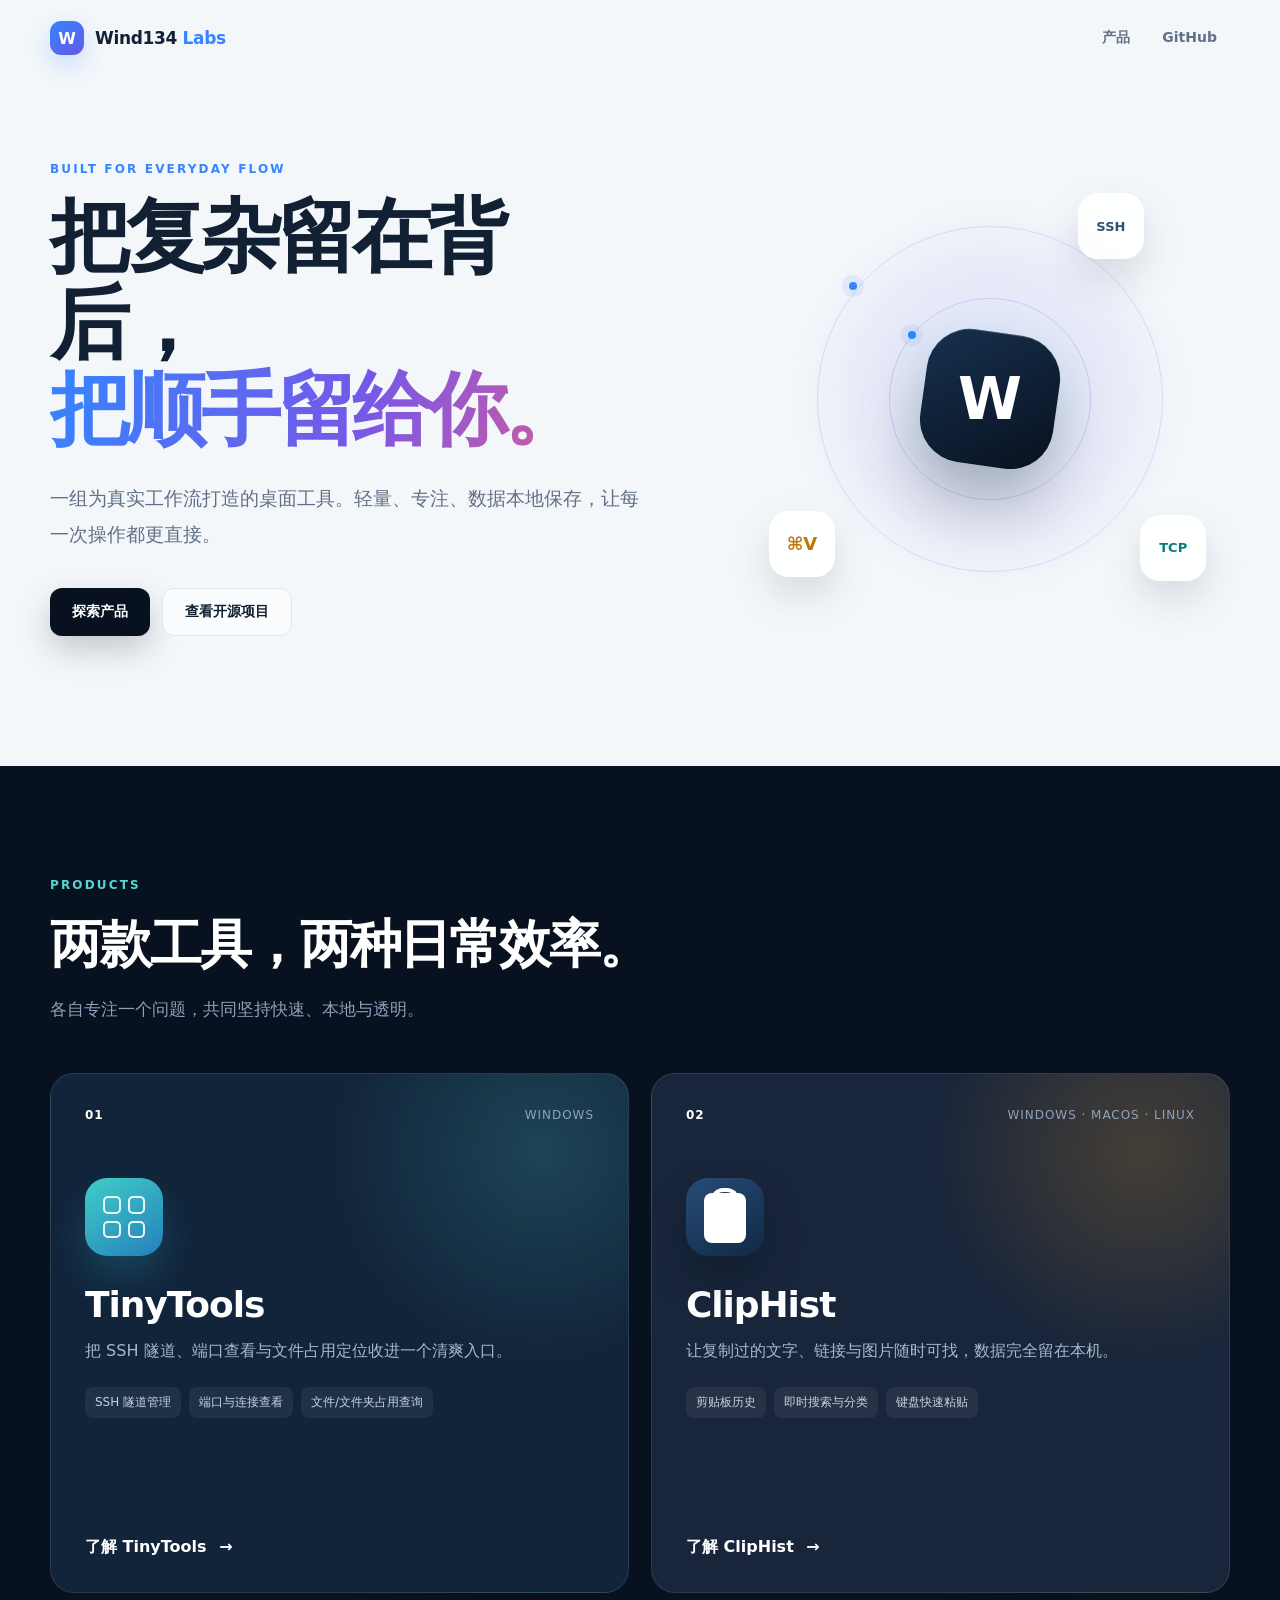
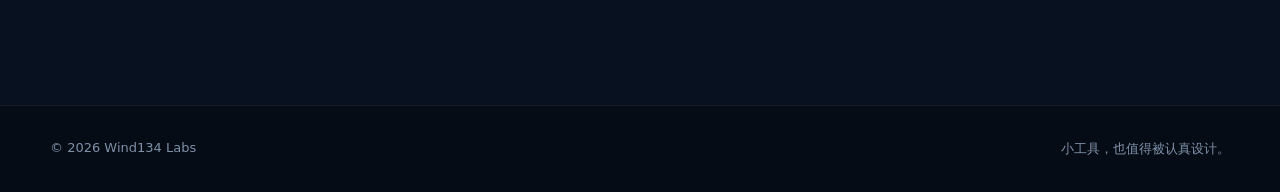
<file: index.html>
<!doctype html>
<html lang="zh-CN">
<head>
  <meta charset="utf-8">
  <meta name="viewport" content="width=device-width, initial-scale=1">
  <title>Wind134 Labs — 简洁、可靠的桌面工具</title>
  <meta name="description" content="Wind134 Labs 产品展示站：探索 TinyTools 与 ClipHist，让常用的系统操作更轻、更快、更可靠。">
  <meta name="theme-color" content="#07111f">
  <meta property="og:title" content="Wind134 Labs — 简洁、可靠的桌面工具">
  <meta property="og:description" content="为真实工作流打造的小而专注的桌面工具。">
  <meta property="og:type" content="website">
  <meta property="og:url" content="https://wind134.github.io/site/">
  <meta property="og:image" content="https://wind134.github.io/site/assets/og-products.png">
  <meta property="og:image:width" content="1200">
  <meta property="og:image:height" content="630">
  <meta property="og:image:alt" content="Wind134 Labs — 把顺手留给你">
  <meta name="twitter:card" content="summary_large_image">
  <meta name="twitter:title" content="Wind134 Labs — 简洁、可靠的桌面工具">
  <meta name="twitter:description" content="为真实工作流打造的小而专注的桌面工具。">
  <meta name="twitter:image" content="https://wind134.github.io/site/assets/og-products.png">
  <link rel="icon" href="./assets/tinytools.ico">
  <link rel="stylesheet" href="./assets/site.css">
</head>
<body>
  <header class="site-header">
    <a class="wordmark" href="./" aria-label="Wind134 Labs 首页">
      <span class="wordmark-mark">W</span>
      <span>Wind134 <b>Labs</b></span>
    </a>
    <nav aria-label="主导航">
      <a href="#products">产品</a>
      <a href="https://github.com/Wind134" target="_blank" rel="noopener">GitHub</a>
    </nav>
  </header>

  <main>
    <section class="home-hero">
      <div class="hero-copy">
        <p class="kicker">BUILT FOR EVERYDAY FLOW</p>
        <h1>把复杂留在背后，<br><span>把顺手留给你。</span></h1>
        <p class="hero-lead">一组为真实工作流打造的桌面工具。轻量、专注、数据本地保存，让每一次操作都更直接。</p>
        <div class="hero-actions">
          <a class="button primary" href="#products">探索产品</a>
          <a class="button secondary" href="https://github.com/Wind134" target="_blank" rel="noopener">查看开源项目</a>
        </div>
      </div>
      <div class="hero-orbit" aria-hidden="true">
        <div class="orbit-ring ring-one"></div>
        <div class="orbit-ring ring-two"></div>
        <div class="orbit-core"><span>W</span></div>
        <div class="orbit-node node-one">SSH</div>
        <div class="orbit-node node-two">TCP</div>
        <div class="orbit-node node-three">⌘V</div>
      </div>
    </section>

    <section class="product-section" id="products">
      <div class="section-heading">
        <p class="kicker">PRODUCTS</p>
        <h2>两款工具，两种日常效率。</h2>
        <p>各自专注一个问题，共同坚持快速、本地与透明。</p>
      </div>
      <div class="product-grid">
        <a class="product-card tinytools" href="./tinytools/">
          <div class="product-topline"><span class="product-index">01</span><span class="platform">Windows</span></div>
          <div class="product-icon tool-icon"><span></span><span></span><span></span><span></span></div>
          <h3>TinyTools</h3>
          <p>把 SSH 隧道、端口查看与文件占用定位收进一个清爽入口。</p>
          <ul><li>SSH 隧道管理</li><li>端口与连接查看</li><li>文件/文件夹占用查询</li></ul>
          <span class="card-link">了解 TinyTools <i>→</i></span>
        </a>

        <a class="product-card cliphist" href="./cliphist/">
          <div class="product-topline"><span class="product-index">02</span><span class="platform">Windows · macOS · Linux</span></div>
          <div class="product-icon clip-icon"><span></span></div>
          <h3>ClipHist</h3>
          <p>让复制过的文字、链接与图片随时可找，数据完全留在本机。</p>
          <ul><li>剪贴板历史</li><li>即时搜索与分类</li><li>键盘快速粘贴</li></ul>
          <span class="card-link">了解 ClipHist <i>→</i></span>
        </a>
      </div>
    </section>
  </main>

  <footer class="site-footer">
    <span>© 2026 Wind134 Labs</span>
    <span>小工具，也值得被认真设计。</span>
  </footer>
</body>
</html>
</file>
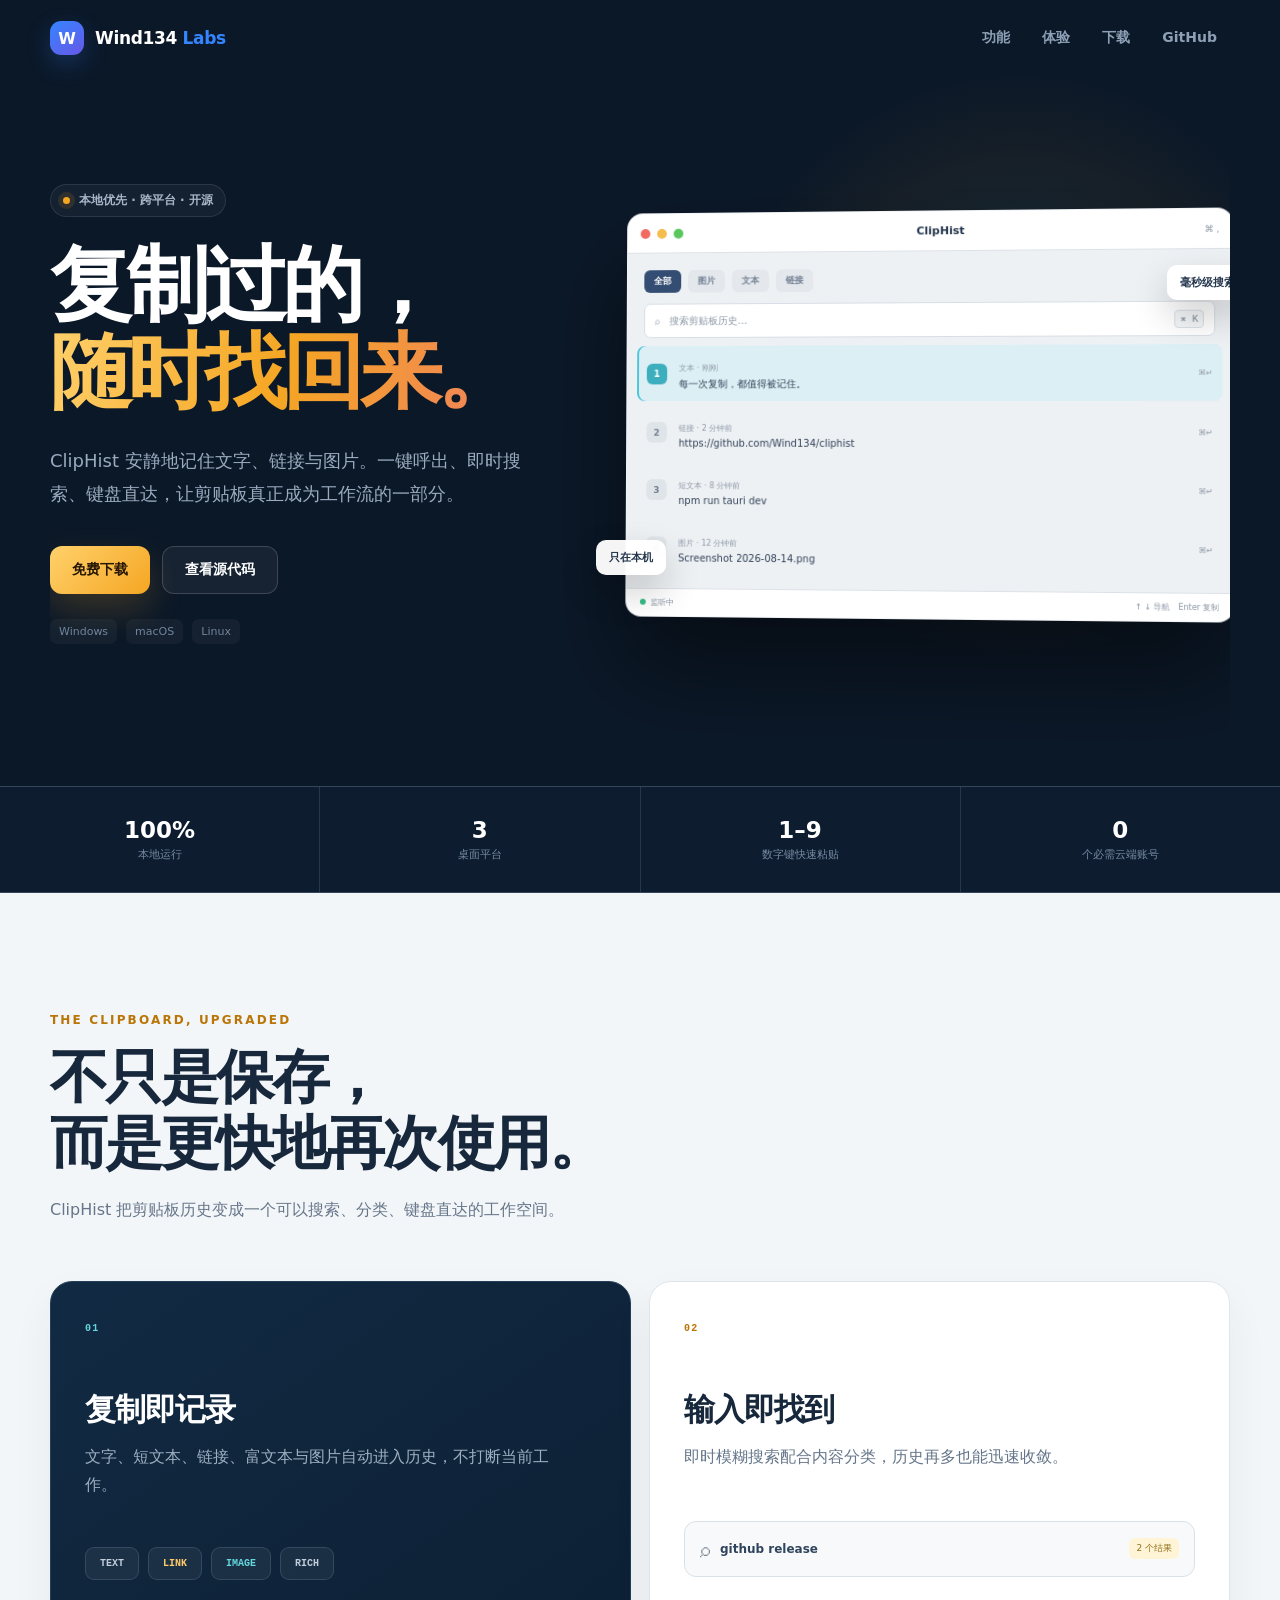
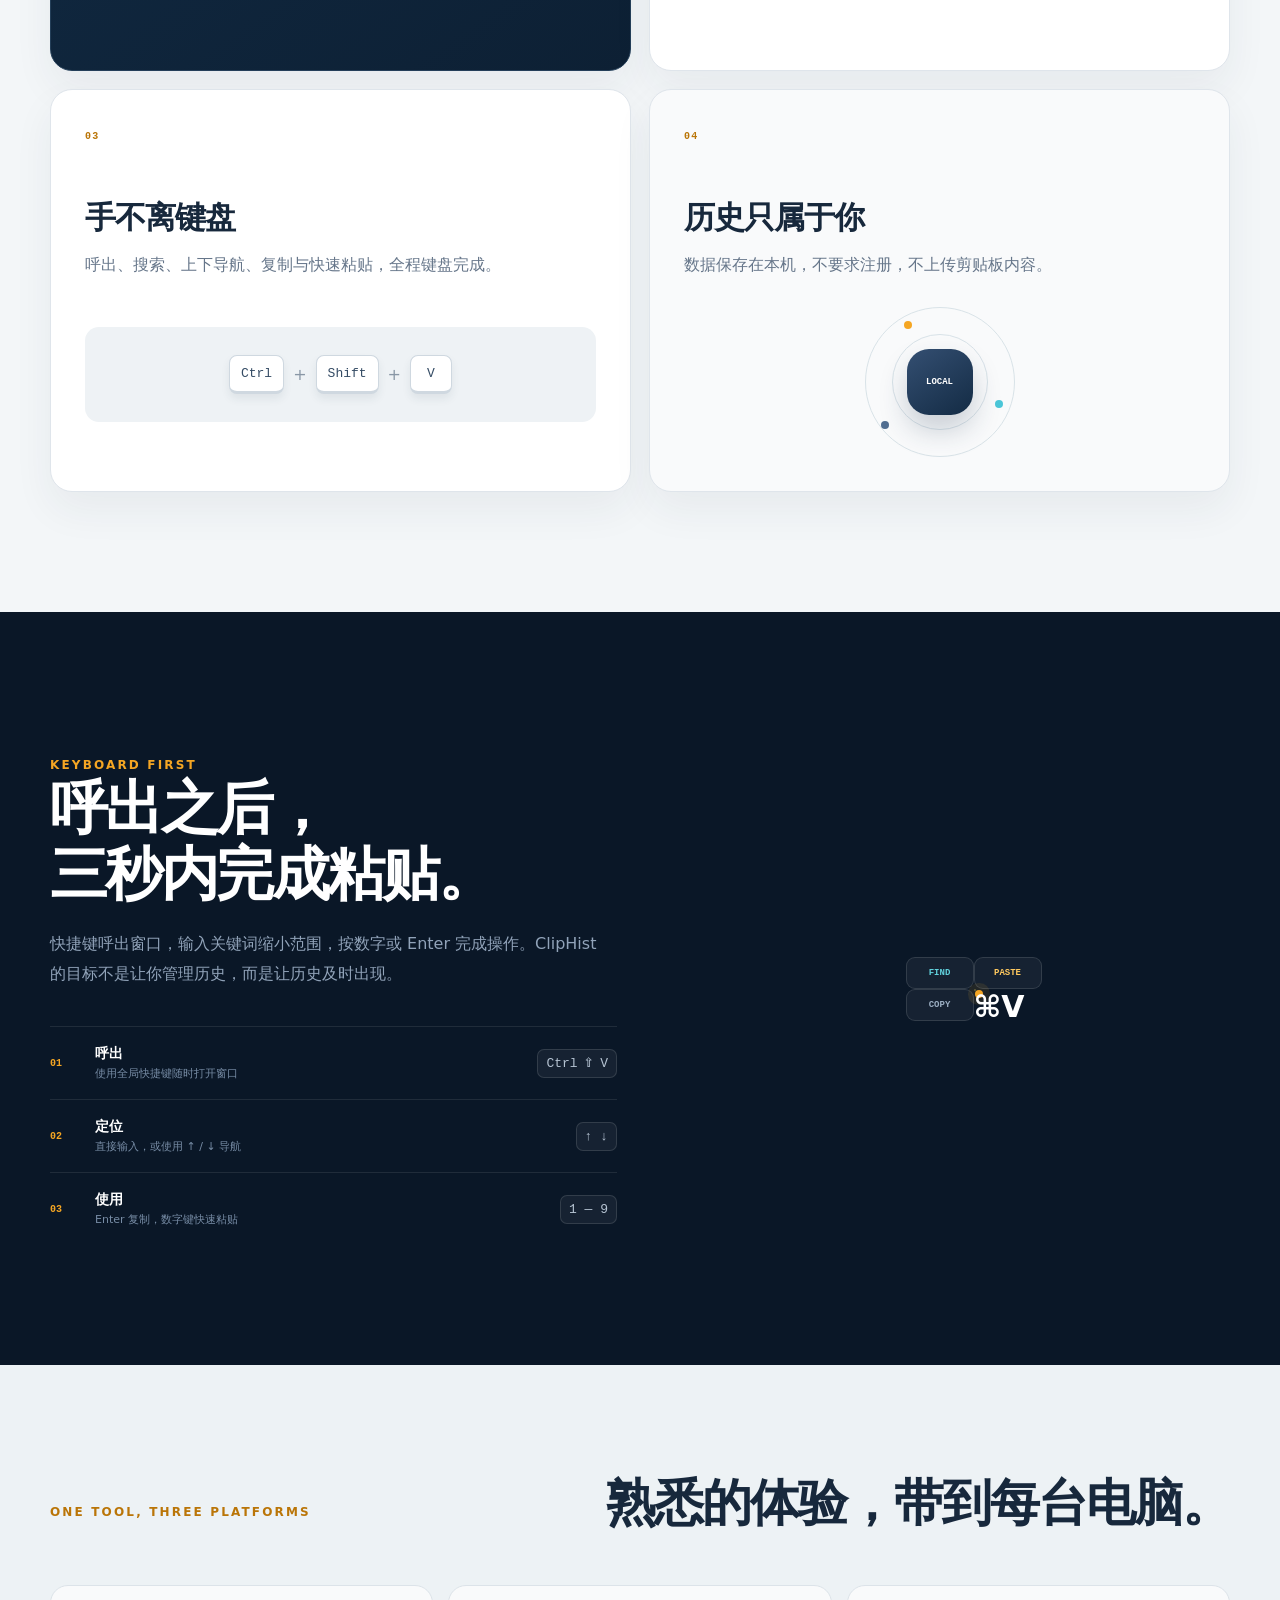
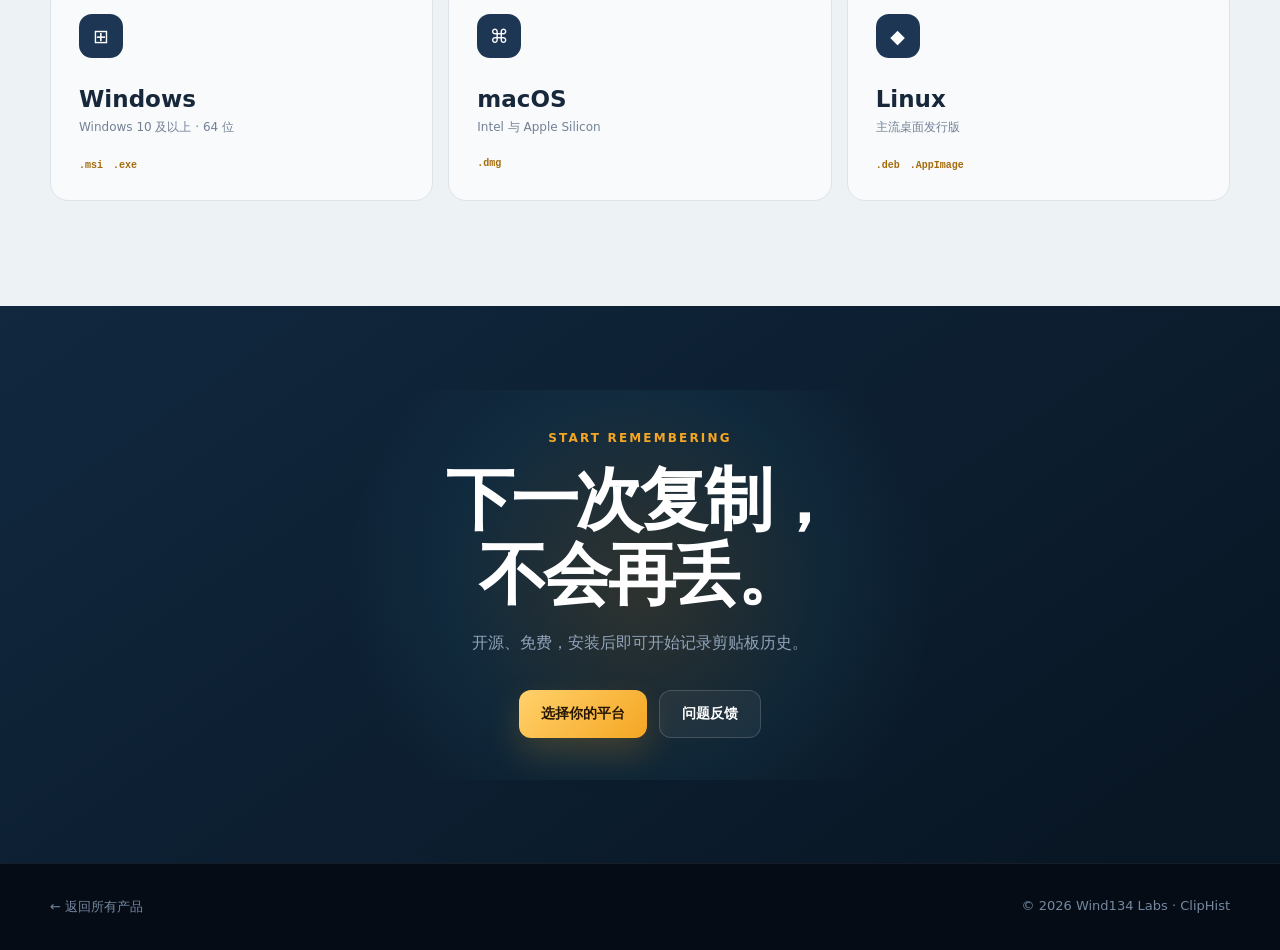
<file: cliphist/index.html>
<!doctype html>
<html lang="zh-CN">
<head>
  <meta charset="utf-8">
  <meta name="viewport" content="width=device-width, initial-scale=1">
  <title>ClipHist — 复制过的，随时找回来</title>
  <meta name="description" content="ClipHist 是一款轻量、快速、完全本地运行的跨平台剪贴板历史管理器，支持 Windows、macOS 与 Linux。">
  <meta name="theme-color" content="#0b1828">
  <meta property="og:title" content="ClipHist — 复制过的，随时找回来">
  <meta property="og:description" content="轻量、快速、完全本地运行的跨平台剪贴板历史管理器。">
  <meta property="og:type" content="website">
  <meta property="og:url" content="https://wind134.github.io/site/cliphist/">
  <meta property="og:image" content="https://wind134.github.io/site/cliphist/og-card.png">
  <meta property="og:image:width" content="1200">
  <meta property="og:image:height" content="630">
  <meta property="og:image:alt" content="ClipHist — 复制过的，随时找回来">
  <meta name="twitter:card" content="summary_large_image">
  <meta name="twitter:title" content="ClipHist — 复制过的，随时找回来">
  <meta name="twitter:description" content="轻量、快速、完全本地运行的跨平台剪贴板历史管理器。">
  <meta name="twitter:image" content="https://wind134.github.io/site/cliphist/og-card.png">
  <link rel="stylesheet" href="../assets/site.css">
  <link rel="stylesheet" href="../assets/cliphist.css">
</head>
<body class="clip-page">
  <header class="site-header clip-header">
    <a class="wordmark" href="../" aria-label="返回 Wind134 Labs 首页">
      <span class="wordmark-mark">W</span>
      <span>Wind134 <b>Labs</b></span>
    </a>
    <nav aria-label="主导航">
      <a href="#features">功能</a>
      <a href="#experience">体验</a>
      <a href="#download">下载</a>
      <a href="https://github.com/Wind134/cliphist" target="_blank" rel="noopener">GitHub</a>
    </nav>
  </header>

  <main>
    <section class="clip-hero">
      <div class="clip-hero-copy">
        <div class="clip-badge"><span></span> 本地优先 · 跨平台 · 开源</div>
        <h1>复制过的，<br><em>随时找回来。</em></h1>
        <p>ClipHist 安静地记住文字、链接与图片。一键呼出、即时搜索、键盘直达，让剪贴板真正成为工作流的一部分。</p>
        <div class="hero-actions">
          <a class="button amber" href="https://github.com/Wind134/cliphist/releases" target="_blank" rel="noopener">免费下载</a>
          <a class="button ghost" href="https://github.com/Wind134/cliphist" target="_blank" rel="noopener">查看源代码</a>
        </div>
        <div class="clip-meta"><span>Windows</span><span>macOS</span><span>Linux</span></div>
      </div>

      <div class="clip-app-stage" aria-label="ClipHist 应用界面示意">
        <div class="clip-window">
          <div class="clip-titlebar"><i></i><i></i><i></i><b>ClipHist</b><span>⌘ ,</span></div>
          <div class="clip-toolbar">
            <div class="clip-tabs"><b>全部</b><span>图片</span><span>文本</span><span>链接</span></div>
            <div class="clip-search">⌕　搜索剪贴板历史… <kbd>⌘ K</kbd></div>
          </div>
          <div class="clip-list">
            <article class="selected"><i>1</i><div><small>文本 · 刚刚</small><p>每一次复制，都值得被记住。</p></div><b>⌘↵</b></article>
            <article><i>2</i><div><small>链接 · 2 分钟前</small><p>https://github.com/Wind134/cliphist</p></div><b>⌘↵</b></article>
            <article><i>3</i><div><small>短文本 · 8 分钟前</small><p>npm run tauri dev</p></div><b>⌘↵</b></article>
            <article><i>4</i><div><small>图片 · 12 分钟前</small><p>Screenshot 2026-08-14.png</p></div><b>⌘↵</b></article>
          </div>
          <div class="clip-status"><span><i></i>监听中</span><span>↑ ↓ 导航　Enter 复制</span></div>
        </div>
        <div class="clip-float float-local">只在本机</div>
        <div class="clip-float float-fast">毫秒级搜索</div>
      </div>
    </section>

    <section class="clip-trust">
      <div><strong>100%</strong><span>本地运行</span></div>
      <div><strong>3</strong><span>桌面平台</span></div>
      <div><strong>1–9</strong><span>数字键快速粘贴</span></div>
      <div><strong>0</strong><span>个必需云端账号</span></div>
    </section>

    <section class="clip-section" id="features">
      <div class="clip-section-head">
        <p class="kicker">THE CLIPBOARD, UPGRADED</p>
        <h2>不只是保存，<br>而是更快地再次使用。</h2>
        <p>ClipHist 把剪贴板历史变成一个可以搜索、分类、键盘直达的工作空间。</p>
      </div>
      <div class="clip-features">
        <article class="clip-feature primary-feature">
          <span class="feature-number">01</span>
          <h3>复制即记录</h3>
          <p>文字、短文本、链接、富文本与图片自动进入历史，不打断当前工作。</p>
          <div class="type-cloud"><b>TEXT</b><b>LINK</b><b>IMAGE</b><b>RICH</b></div>
        </article>
        <article class="clip-feature search-feature">
          <span class="feature-number">02</span>
          <h3>输入即找到</h3>
          <p>即时模糊搜索配合内容分类，历史再多也能迅速收敛。</p>
          <div class="search-demo"><span>⌕</span><b>github release</b><i>2 个结果</i></div>
        </article>
        <article class="clip-feature keyboard-feature">
          <span class="feature-number">03</span>
          <h3>手不离键盘</h3>
          <p>呼出、搜索、上下导航、复制与快速粘贴，全程键盘完成。</p>
          <div class="key-demo"><kbd>Ctrl</kbd><i>+</i><kbd>Shift</kbd><i>+</i><kbd>V</kbd></div>
        </article>
        <article class="clip-feature local-feature">
          <span class="feature-number">04</span>
          <h3>历史只属于你</h3>
          <p>数据保存在本机，不要求注册，不上传剪贴板内容。</p>
          <div class="local-orbit"><span>LOCAL</span><i></i><i></i><i></i></div>
        </article>
      </div>
    </section>

    <section class="experience-section" id="experience">
      <div class="experience-copy">
        <p class="kicker">KEYBOARD FIRST</p>
        <h2>呼出之后，<br>三秒内完成粘贴。</h2>
        <p>快捷键呼出窗口，输入关键词缩小范围，按数字或 Enter 完成操作。ClipHist 的目标不是让你管理历史，而是让历史及时出现。</p>
        <ol>
          <li><b>01</b><div><strong>呼出</strong><span>使用全局快捷键随时打开窗口</span></div><kbd>Ctrl ⇧ V</kbd></li>
          <li><b>02</b><div><strong>定位</strong><span>直接输入，或使用 ↑ / ↓ 导航</span></div><kbd>↑ ↓</kbd></li>
          <li><b>03</b><div><strong>使用</strong><span>Enter 复制，数字键快速粘贴</span></div><kbd>1 — 9</kbd></li>
        </ol>
      </div>
      <div class="flow-visual" aria-hidden="true">
        <div class="flow-ring outer"></div><div class="flow-ring inner"></div>
        <div class="flow-core">⌘V</div>
        <span class="flow-node flow-copy">COPY</span>
        <span class="flow-node flow-find">FIND</span>
        <span class="flow-node flow-paste">PASTE</span>
      </div>
    </section>

    <section class="platform-section">
      <div class="platform-head"><p class="kicker">ONE TOOL, THREE PLATFORMS</p><h2>熟悉的体验，带到每台电脑。</h2></div>
      <div class="platform-grid">
        <article><span>⊞</span><h3>Windows</h3><p>Windows 10 及以上 · 64 位</p><b>.msi　.exe</b></article>
        <article><span>⌘</span><h3>macOS</h3><p>Intel 与 Apple Silicon</p><b>.dmg</b></article>
        <article><span>◆</span><h3>Linux</h3><p>主流桌面发行版</p><b>.deb　.AppImage</b></article>
      </div>
    </section>

    <section class="clip-download" id="download">
      <div class="download-aura"></div>
      <p class="kicker">START REMEMBERING</p>
      <h2>下一次复制，<br>不会再丢。</h2>
      <p>开源、免费，安装后即可开始记录剪贴板历史。</p>
      <div class="hero-actions centered">
        <a class="button amber" href="https://github.com/Wind134/cliphist/releases" target="_blank" rel="noopener">选择你的平台</a>
        <a class="button ghost" href="https://github.com/Wind134/cliphist/issues" target="_blank" rel="noopener">问题反馈</a>
      </div>
    </section>
  </main>

  <footer class="site-footer clip-footer">
    <a href="../">← 返回所有产品</a>
    <span>© 2026 Wind134 Labs · ClipHist</span>
  </footer>
</body>
</html>
</file>
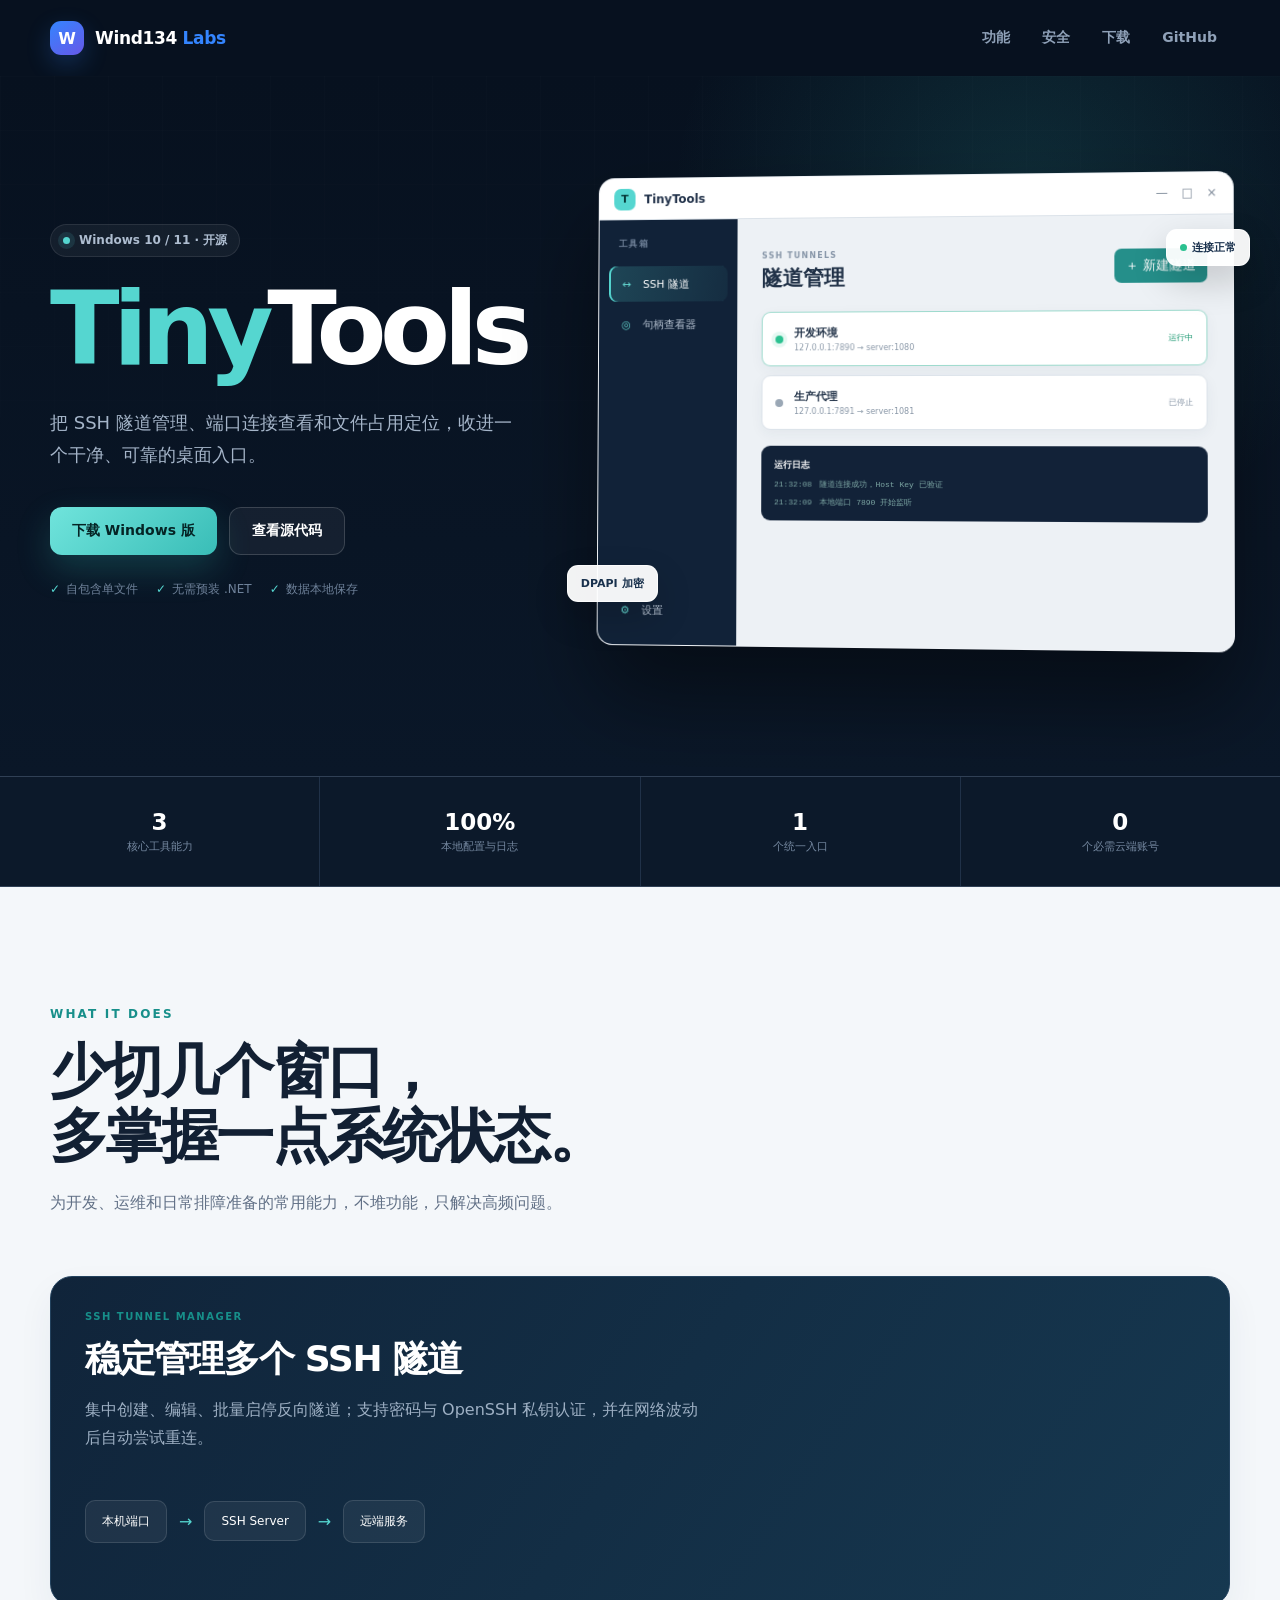
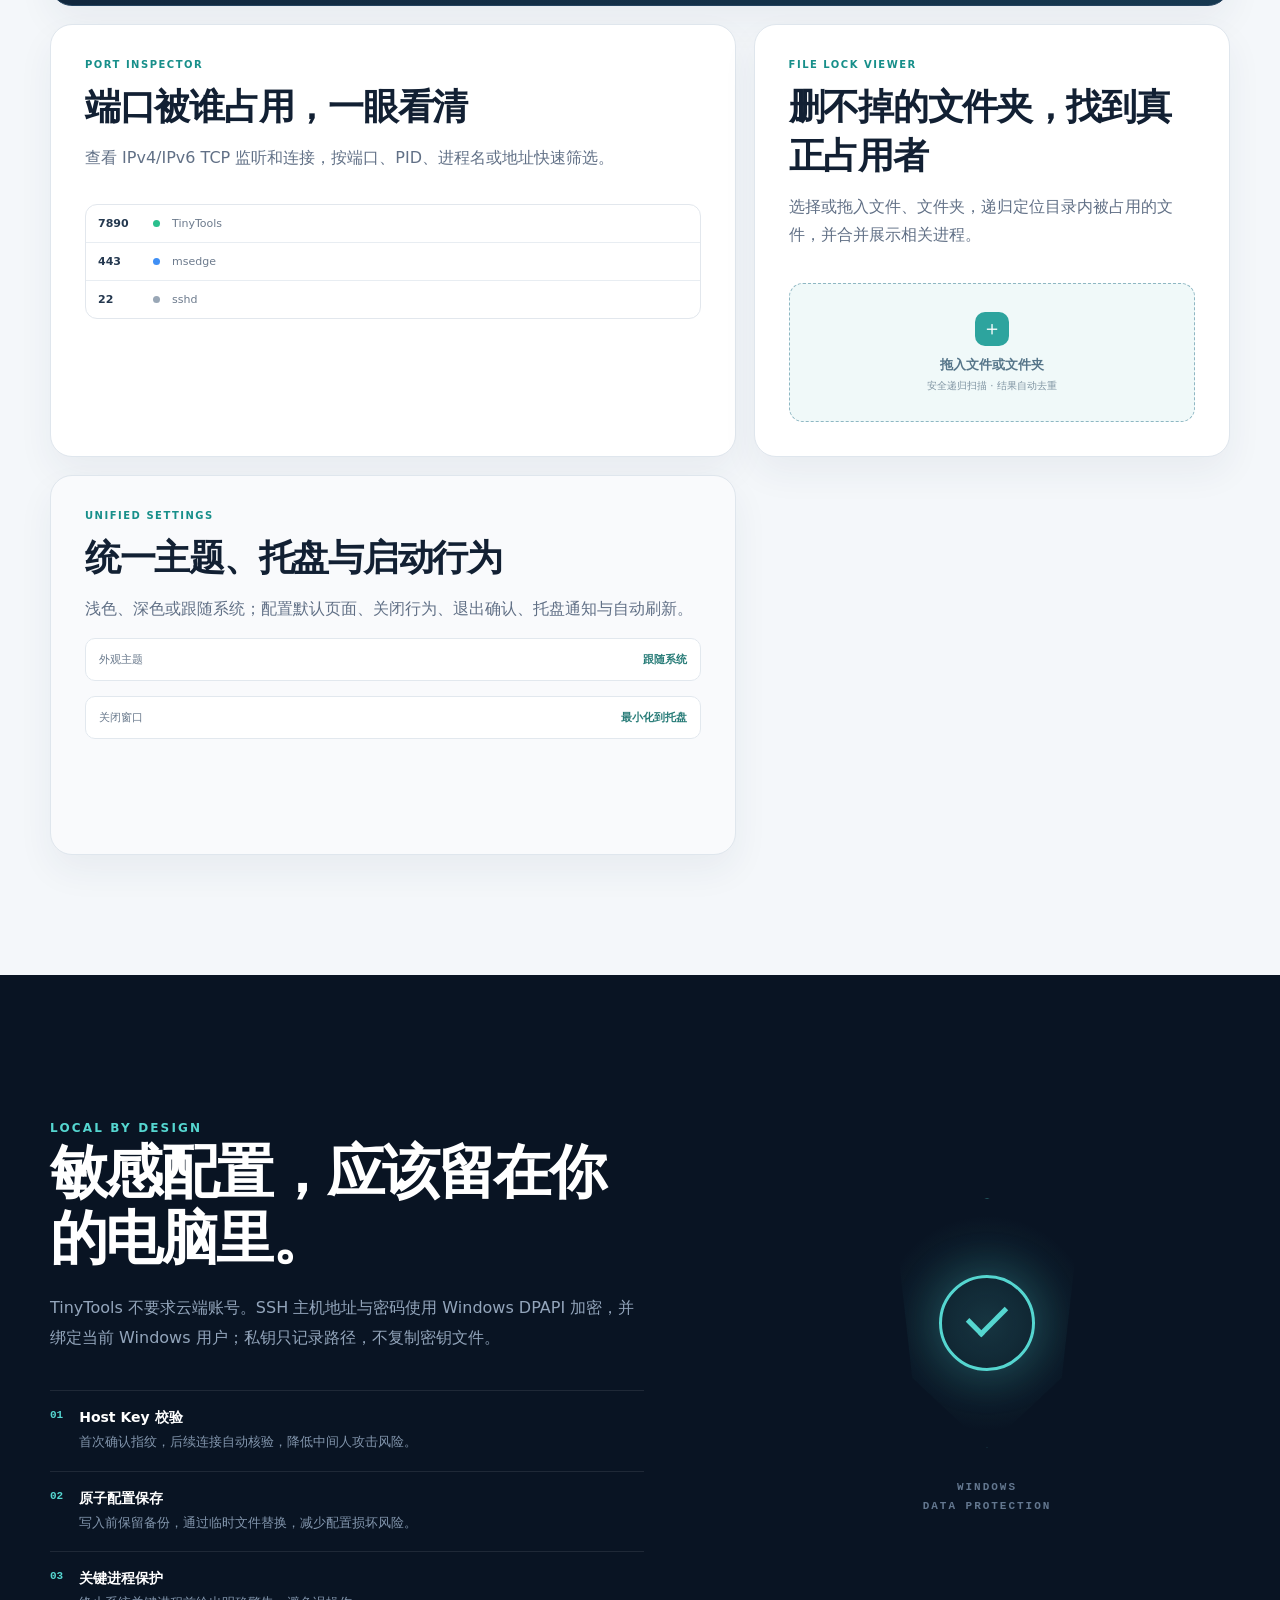
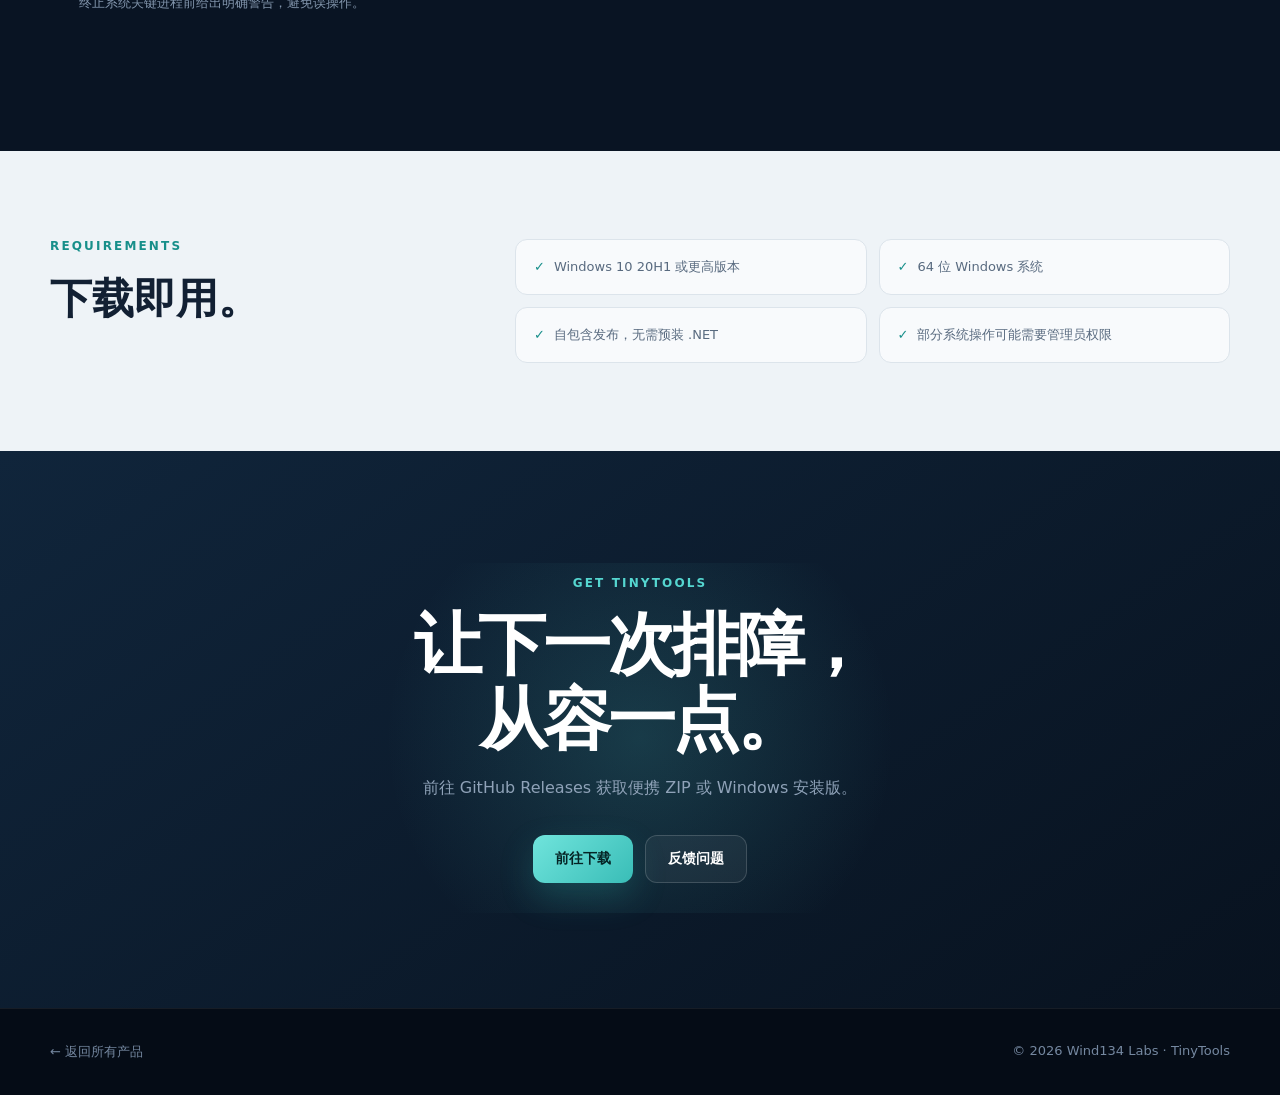
<file: tinytools/index.html>
<!doctype html>
<html lang="zh-CN">
<head>
  <meta charset="utf-8">
  <meta name="viewport" content="width=device-width, initial-scale=1">
  <title>TinyTools — 一个入口，管理 SSH 隧道与系统占用</title>
  <meta name="description" content="TinyTools 是面向 Windows 10/11 的轻量桌面工具集，集成 SSH 隧道管理、端口连接查看和文件/文件夹占用查询。">
  <meta name="theme-color" content="#07111f">
  <meta property="og:title" content="TinyTools — Windows 桌面工具集">
  <meta property="og:description" content="SSH 隧道、端口连接和文件占用，一个入口集中管理。">
  <meta property="og:type" content="website">
  <meta property="og:url" content="https://wind134.github.io/site/tinytools/">
  <meta name="twitter:card" content="summary">
  <link rel="icon" href="../assets/tinytools.ico">
  <link rel="stylesheet" href="../assets/site.css">
</head>
<body class="tool-page">
  <header class="site-header dark-header">
    <a class="wordmark" href="../" aria-label="返回 Wind134 Labs 首页">
      <span class="wordmark-mark">W</span>
      <span>Wind134 <b>Labs</b></span>
    </a>
    <nav aria-label="主导航">
      <a href="#features">功能</a>
      <a href="#security">安全</a>
      <a href="#download">下载</a>
      <a href="https://github.com/Wind134/SSH-Tunnel-Manager" target="_blank" rel="noopener">GitHub</a>
    </nav>
  </header>

  <main>
    <section class="tool-hero">
      <div class="tool-hero-inner">
        <div class="tool-copy">
          <div class="tool-badge"><span></span> Windows 10 / 11 · 开源</div>
          <h1><span>Tiny</span>Tools</h1>
          <p>把 SSH 隧道管理、端口连接查看和文件占用定位，收进一个干净、可靠的桌面入口。</p>
          <div class="hero-actions">
            <a class="button teal" href="https://github.com/Wind134/SSH-Tunnel-Manager/releases/latest" target="_blank" rel="noopener">下载 Windows 版</a>
            <a class="button ghost" href="https://github.com/Wind134/SSH-Tunnel-Manager" target="_blank" rel="noopener">查看源代码</a>
          </div>
          <div class="tool-meta"><span>自包含单文件</span><span>无需预装 .NET</span><span>数据本地保存</span></div>
        </div>

        <div class="app-stage" aria-label="TinyTools 界面示意">
          <div class="app-window">
            <div class="app-titlebar"><span class="app-logo">T</span><b>TinyTools</b><span class="window-controls">—　□　×</span></div>
            <div class="app-body">
              <aside class="app-sidebar">
                <div class="side-brand">工具箱</div>
                <div class="side-item active"><i>↔</i><span>SSH 隧道</span></div>
                <div class="side-item"><i>◎</i><span>句柄查看器</span></div>
                <div class="side-spacer"></div>
                <div class="side-item"><i>⚙</i><span>设置</span></div>
              </aside>
              <div class="app-content">
                <div class="app-heading"><div><small>SSH TUNNELS</small><h2>隧道管理</h2></div><button>＋ 新建隧道</button></div>
                <div class="tunnel-card live"><span class="status-dot"></span><div><b>开发环境</b><small>127.0.0.1:7890 → server:1080</small></div><em>运行中</em></div>
                <div class="tunnel-card"><span class="status-dot"></span><div><b>生产代理</b><small>127.0.0.1:7891 → server:1081</small></div><em>已停止</em></div>
                <div class="app-log"><span>运行日志</span><code>21:32:08　隧道连接成功，Host Key 已验证</code><code>21:32:09　本地端口 7890 开始监听</code></div>
              </div>
            </div>
          </div>
          <div class="stage-chip chip-safe">DPAPI 加密</div>
          <div class="stage-chip chip-live"><span></span>连接正常</div>
        </div>
      </div>
    </section>

    <section class="tool-trust">
      <div><strong>3</strong><span>核心工具能力</span></div>
      <div><strong>100%</strong><span>本地配置与日志</span></div>
      <div><strong>1</strong><span>个统一入口</span></div>
      <div><strong>0</strong><span>个必需云端账号</span></div>
    </section>

    <section class="tool-section" id="features">
      <div class="tool-section-head">
        <p class="kicker">WHAT IT DOES</p>
        <h2>少切几个窗口，<br>多掌握一点系统状态。</h2>
        <p>为开发、运维和日常排障准备的常用能力，不堆功能，只解决高频问题。</p>
      </div>
      <div class="feature-bento">
        <article class="bento-card bento-wide tunnel-feature">
          <div class="feature-label">SSH TUNNEL MANAGER</div>
          <h3>稳定管理多个 SSH 隧道</h3>
          <p>集中创建、编辑、批量启停反向隧道；支持密码与 OpenSSH 私钥认证，并在网络波动后自动尝试重连。</p>
          <div class="mini-flow"><span>本机端口</span><i>→</i><span>SSH Server</span><i>→</i><span>远端服务</span></div>
        </article>
        <article class="bento-card port-feature">
          <div class="feature-label">PORT INSPECTOR</div>
          <h3>端口被谁占用，一眼看清</h3>
          <p>查看 IPv4/IPv6 TCP 监听和连接，按端口、PID、进程名或地址快速筛选。</p>
          <div class="port-list"><span><b>7890</b><i class="green"></i> TinyTools</span><span><b>443</b><i class="blue"></i> msedge</span><span><b>22</b><i></i> sshd</span></div>
        </article>
        <article class="bento-card lock-feature">
          <div class="feature-label">FILE LOCK VIEWER</div>
          <h3>删不掉的文件夹，找到真正占用者</h3>
          <p>选择或拖入文件、文件夹，递归定位目录内被占用的文件，并合并展示相关进程。</p>
          <div class="drop-demo"><span>＋</span><b>拖入文件或文件夹</b><small>安全递归扫描 · 结果自动去重</small></div>
        </article>
        <article class="bento-card settings-feature">
          <div class="feature-label">UNIFIED SETTINGS</div>
          <h3>统一主题、托盘与启动行为</h3>
          <p>浅色、深色或跟随系统；配置默认页面、关闭行为、退出确认、托盘通知与自动刷新。</p>
          <div class="setting-row"><span>外观主题</span><b>跟随系统</b></div>
          <div class="setting-row"><span>关闭窗口</span><b>最小化到托盘</b></div>
        </article>
      </div>
    </section>

    <section class="security-section" id="security">
      <div class="security-copy">
        <p class="kicker">LOCAL BY DESIGN</p>
        <h2>敏感配置，应该留在你的电脑里。</h2>
        <p>TinyTools 不要求云端账号。SSH 主机地址与密码使用 Windows DPAPI 加密，并绑定当前 Windows 用户；私钥只记录路径，不复制密钥文件。</p>
        <ul>
          <li><span>01</span><div><b>Host Key 校验</b><small>首次确认指纹，后续连接自动核验，降低中间人攻击风险。</small></div></li>
          <li><span>02</span><div><b>原子配置保存</b><small>写入前保留备份，通过临时文件替换，减少配置损坏风险。</small></div></li>
          <li><span>03</span><div><b>关键进程保护</b><small>终止系统关键进程前给出明确警告，避免误操作。</small></div></li>
        </ul>
      </div>
      <div class="security-mark" aria-hidden="true"><div class="shield"><span></span></div><p>WINDOWS<br>DATA PROTECTION</p></div>
    </section>

    <section class="requirements">
      <div><p class="kicker">REQUIREMENTS</p><h2>下载即用。</h2></div>
      <ul><li>Windows 10 20H1 或更高版本</li><li>64 位 Windows 系统</li><li>自包含发布，无需预装 .NET</li><li>部分系统操作可能需要管理员权限</li></ul>
    </section>

    <section class="download-section" id="download">
      <div class="download-glow"></div>
      <p class="kicker">GET TINYTOOLS</p>
      <h2>让下一次排障，<br>从容一点。</h2>
      <p>前往 GitHub Releases 获取便携 ZIP 或 Windows 安装版。</p>
      <div class="hero-actions centered">
        <a class="button teal" href="https://github.com/Wind134/SSH-Tunnel-Manager/releases/latest" target="_blank" rel="noopener">前往下载</a>
        <a class="button ghost" href="https://github.com/Wind134/SSH-Tunnel-Manager/issues" target="_blank" rel="noopener">反馈问题</a>
      </div>
    </section>
  </main>

  <footer class="site-footer tool-footer">
    <a href="../">← 返回所有产品</a>
    <span>© 2026 Wind134 Labs · TinyTools</span>
  </footer>
</body>
</html>
</file>
<file: assets/site.css>
:root {
  --night: #07111f;
  --night-2: #0d1a2d;
  --ink: #122033;
  --muted: #617086;
  --paper: #f4f7fa;
  --white: #ffffff;
  --line: #dfe6ed;
  --cyan: #55d6d0;
  --blue: #3485ff;
  --amber: #f5a623;
  --max: 1180px;
}

* { box-sizing: border-box; }
html { scroll-behavior: smooth; }
body {
  margin: 0;
  color: var(--ink);
  background: var(--paper);
  font-family: "Microsoft YaHei UI", "PingFang SC", system-ui, -apple-system, sans-serif;
  -webkit-font-smoothing: antialiased;
}
a { color: inherit; text-decoration: none; }

.site-header {
  width: min(calc(100% - 40px), var(--max));
  height: 76px;
  margin: 0 auto;
  display: flex;
  align-items: center;
  justify-content: space-between;
}
.wordmark { display: inline-flex; align-items: center; gap: 11px; font-size: 17px; font-weight: 700; letter-spacing: -.02em; }
.wordmark b { color: var(--blue); }
.wordmark-mark {
  width: 34px; height: 34px; display: grid; place-items: center;
  border-radius: 11px; color: #fff; font-size: 16px;
  background: linear-gradient(145deg, var(--blue), #6758e8);
  box-shadow: 0 9px 24px rgba(52,133,255,.24);
}
.site-header nav { display: flex; gap: 6px; }
.site-header nav a { padding: 9px 13px; border-radius: 9px; color: var(--muted); font-size: 14px; font-weight: 600; }
.site-header nav a:hover { color: var(--ink); background: #e8edf2; }

.home-hero {
  min-height: 690px;
  display: grid;
  grid-template-columns: 1.08fr .92fr;
  align-items: center;
  gap: 70px;
  width: min(calc(100% - 48px), var(--max));
  margin: 0 auto;
  padding: 72px 0 116px;
}
.kicker { margin: 0 0 18px; color: var(--blue); font-size: 12px; font-weight: 800; letter-spacing: .18em; }
.home-hero h1 { margin: 0; font-size: clamp(48px, 6.5vw, 80px); line-height: 1.08; letter-spacing: -.055em; }
.home-hero h1 span { color: transparent; background: linear-gradient(110deg, var(--blue), #7558e8 58%, #d65b9a); -webkit-background-clip: text; background-clip: text; }
.hero-lead { max-width: 610px; margin: 28px 0 0; color: var(--muted); font-size: 19px; line-height: 1.85; }
.hero-actions { display: flex; gap: 12px; margin-top: 36px; }
.button { display: inline-flex; align-items: center; justify-content: center; min-height: 48px; padding: 0 22px; border-radius: 12px; font-weight: 700; font-size: 14px; transition: .2s ease; }
.button.primary { color: #fff; background: var(--night); box-shadow: 0 14px 32px rgba(7,17,31,.2); }
.button.primary:hover { transform: translateY(-2px); background: #162a45; }
.button.secondary { border: 1px solid var(--line); background: rgba(255,255,255,.65); }
.button.secondary:hover { border-color: #bdc9d5; background: #fff; }

.hero-orbit { position: relative; aspect-ratio: 1; max-width: 480px; width: 100%; margin-left: auto; }
.hero-orbit::before { content: ""; position: absolute; inset: 8%; border-radius: 50%; background: radial-gradient(circle, rgba(52,133,255,.17), rgba(117,88,232,.07) 48%, transparent 69%); filter: blur(4px); }
.orbit-ring { position: absolute; inset: 14%; border: 1px solid rgba(52,133,255,.19); border-radius: 50%; }
.ring-two { inset: 29%; border-color: rgba(117,88,232,.22); }
.orbit-ring::after { content: ""; position: absolute; width: 8px; height: 8px; border-radius: 50%; background: var(--blue); top: 16%; left: 9%; box-shadow: 0 0 0 7px rgba(52,133,255,.1); }
.orbit-core { position: absolute; inset: 36%; border-radius: 32%; display: grid; place-items: center; color: #fff; background: linear-gradient(145deg, #17304f, #08111e); box-shadow: 0 35px 60px rgba(7,17,31,.27), inset 0 1px 0 rgba(255,255,255,.18); transform: rotate(8deg); }
.orbit-core span { font-size: 58px; font-weight: 800; transform: rotate(-8deg); }
.orbit-node { position: absolute; width: 66px; height: 66px; display: grid; place-items: center; border-radius: 20px; background: rgba(255,255,255,.9); border: 1px solid rgba(255,255,255,.9); box-shadow: 0 18px 38px rgba(37,58,87,.15); font-size: 13px; font-weight: 800; color: #2f4f74; backdrop-filter: blur(10px); }
.node-one { top: 7%; right: 18%; }
.node-two { bottom: 12%; right: 5%; color: #087d79; }
.node-three { bottom: 13%; left: 4%; color: #c27608; font-size: 18px; }

.product-section { color: #fff; background: var(--night); padding: 112px max(24px, calc((100vw - var(--max))/2)); }
.section-heading { max-width: 680px; }
.section-heading .kicker { color: var(--cyan); }
.section-heading h2 { margin: 0; font-size: clamp(34px, 5vw, 52px); letter-spacing: -.04em; }
.section-heading > p:last-child { margin: 18px 0 0; color: #8da0ba; font-size: 17px; }
.product-grid { display: grid; grid-template-columns: 1fr 1fr; gap: 22px; margin-top: 52px; }
.product-card { min-height: 520px; padding: 34px; border-radius: 24px; overflow: hidden; position: relative; display: flex; flex-direction: column; border: 1px solid rgba(255,255,255,.1); transition: transform .25s ease, border-color .25s ease; }
.product-card:hover { transform: translateY(-6px); border-color: rgba(255,255,255,.25); }
.product-card.tinytools { background: radial-gradient(circle at 85% 15%, rgba(85,214,208,.18), transparent 32%), #11243a; }
.product-card.cliphist { background: radial-gradient(circle at 85% 15%, rgba(245,166,35,.2), transparent 32%), #19253a; }
.product-topline { display: flex; justify-content: space-between; color: #91a2ba; font-size: 12px; letter-spacing: .08em; text-transform: uppercase; }
.product-index { color: #fff; font-weight: 800; }
.product-icon { width: 78px; height: 78px; margin: 56px 0 28px; border-radius: 22px; }
.tool-icon { padding: 18px; display: grid; grid-template-columns: 1fr 1fr; gap: 7px; background: linear-gradient(145deg, #40cec6, #257fbd); box-shadow: 0 20px 36px rgba(38,151,178,.27); }
.tool-icon span { border: 2px solid rgba(255,255,255,.9); border-radius: 5px; }
.clip-icon { position: relative; background: linear-gradient(145deg, #284c78, #102944); box-shadow: 0 20px 36px rgba(7,17,31,.34); }
.clip-icon::before { content: ""; position: absolute; inset: 15px 18px 13px; background: #fff; border-radius: 8px; }
.clip-icon span { position: absolute; z-index: 1; width: 28px; height: 13px; left: 25px; top: 10px; border: 4px solid #fff; border-bottom: 0; border-radius: 12px 12px 0 0; }
.product-card h3 { margin: 0; font-size: 36px; letter-spacing: -.03em; }
.product-card > p { margin: 12px 0 22px; color: #a9b7ca; max-width: 440px; line-height: 1.75; }
.product-card ul { list-style: none; margin: 0; padding: 0; display: flex; flex-wrap: wrap; gap: 8px; }
.product-card li { padding: 7px 10px; border-radius: 8px; color: #c7d2e0; background: rgba(255,255,255,.06); font-size: 12px; }
.card-link { margin-top: auto; padding-top: 32px; font-weight: 700; }
.card-link i { display: inline-block; margin-left: 7px; font-style: normal; transition: transform .2s; }
.product-card:hover .card-link i { transform: translateX(5px); }

.site-footer { display: flex; justify-content: space-between; gap: 24px; padding: 34px max(24px, calc((100vw - var(--max))/2)); color: #7f90a7; background: #050c16; border-top: 1px solid rgba(255,255,255,.07); font-size: 13px; }

@media (max-width: 800px) {
  .site-header { width: min(calc(100% - 28px), var(--max)); }
  .site-header nav a:first-child { display: none; }
  .home-hero { grid-template-columns: 1fr; padding: 56px 0 84px; min-height: auto; }
  .hero-orbit { max-width: 400px; margin: 0 auto; }
  .product-grid { grid-template-columns: 1fr; }
  .product-card { min-height: 480px; }
}
@media (max-width: 520px) {
  .home-hero { width: min(calc(100% - 32px), var(--max)); }
  .hero-actions { flex-direction: column; align-items: stretch; }
  .home-hero h1 { font-size: 44px; }
  .hero-lead { font-size: 17px; }
  .product-section { padding-top: 82px; padding-bottom: 82px; }
  .product-card { padding: 26px; min-height: 440px; }
  .platform { text-align: right; max-width: 190px; }
  .site-footer { flex-direction: column; }
}

@media (prefers-reduced-motion: reduce) {
  html { scroll-behavior: auto; }
  *, *::before, *::after { transition-duration: .01ms !important; }
}

/* TinyTools product page */
.tool-page { background: var(--night); }
.dark-header { color: #fff; }
.dark-header .site-header { color: #fff; }
.dark-header nav a { color: #8fa1b8; }
.dark-header nav a:hover { color: #fff; background: rgba(255,255,255,.07); }

.tool-hero {
  position: relative;
  overflow: hidden;
  color: #fff;
  background:
    radial-gradient(circle at 80% 18%, rgba(53,196,188,.15), transparent 30%),
    linear-gradient(180deg, var(--night), #0a1728);
}
.tool-hero::before {
  content: ""; position: absolute; inset: 0; opacity: .3; pointer-events: none;
  background-image: linear-gradient(rgba(255,255,255,.035) 1px, transparent 1px), linear-gradient(90deg, rgba(255,255,255,.035) 1px, transparent 1px);
  background-size: 54px 54px;
  mask-image: linear-gradient(to bottom, #000, transparent 80%);
}
.tool-hero-inner {
  position: relative; z-index: 1;
  width: min(calc(100% - 48px), var(--max));
  min-height: 700px; margin: 0 auto; padding: 82px 0 112px;
  display: grid; grid-template-columns: .85fr 1.15fr; align-items: center; gap: 66px;
}
.tool-badge { display: inline-flex; align-items: center; gap: 9px; padding: 7px 12px; margin-bottom: 24px; color: #aebdd0; background: rgba(255,255,255,.05); border: 1px solid rgba(255,255,255,.09); border-radius: 999px; font-size: 12px; font-weight: 700; }
.tool-badge span { width: 7px; height: 7px; border-radius: 50%; background: var(--cyan); box-shadow: 0 0 0 5px rgba(85,214,208,.12); }
.tool-copy h1 { margin: 0; font-size: clamp(64px, 8vw, 102px); line-height: .94; letter-spacing: -.065em; }
.tool-copy h1 span { color: var(--cyan); }
.tool-copy > p { max-width: 550px; margin: 30px 0 0; color: #a5b5c9; font-size: 18px; line-height: 1.8; }
.button.teal { color: #052425; background: linear-gradient(135deg, #70e4dc, #39bdb7); box-shadow: 0 14px 34px rgba(48,184,177,.23); }
.button.teal:hover { transform: translateY(-2px); box-shadow: 0 20px 44px rgba(48,184,177,.31); }
.button.ghost { color: #fff; border: 1px solid rgba(255,255,255,.16); background: rgba(255,255,255,.05); }
.button.ghost:hover { background: rgba(255,255,255,.1); border-color: rgba(255,255,255,.3); }
.tool-meta { display: flex; flex-wrap: wrap; gap: 9px 18px; margin-top: 26px; color: #6f829a; font-size: 12px; }
.tool-meta span::before { content: "✓"; margin-right: 6px; color: var(--cyan); }

.app-stage { position: relative; perspective: 1400px; }
.app-window { overflow: hidden; border: 1px solid rgba(255,255,255,.14); border-radius: 16px; background: #edf1f5; box-shadow: 0 50px 90px rgba(0,0,0,.45); transform: rotateY(-4deg) rotateX(1deg); }
.app-titlebar { height: 42px; padding: 0 15px; display: flex; align-items: center; gap: 9px; color: #22324a; background: #fff; border-bottom: 1px solid #dbe2e9; font-size: 12px; }
.app-logo { width: 22px; height: 22px; display: grid; place-items: center; color: #073a3a; background: var(--cyan); border-radius: 7px; font-size: 11px; font-weight: 900; }
.window-controls { margin-left: auto; color: #7d8998; letter-spacing: .05em; }
.app-body { min-height: 430px; display: grid; grid-template-columns: 142px 1fr; }
.app-sidebar { display: flex; flex-direction: column; padding: 18px 10px 12px; color: #b6c2d1; background: #112238; }
.side-brand { padding: 0 10px 16px; color: #71839a; font-size: 9px; font-weight: 800; letter-spacing: .15em; }
.side-item { display: flex; align-items: center; gap: 8px; margin-bottom: 5px; padding: 9px; border-radius: 8px; font-size: 11px; }
.side-item.active { color: #fff; background: linear-gradient(100deg, rgba(85,214,208,.2), rgba(85,214,208,.06)); box-shadow: inset 2px 0 var(--cyan); }
.side-item i { width: 18px; height: 18px; display: grid; place-items: center; color: #64d8d1; font-style: normal; }
.side-spacer { flex: 1; }
.app-content { padding: 25px; color: #203147; }
.app-heading { display: flex; justify-content: space-between; align-items: center; margin-bottom: 20px; }
.app-heading small { color: #8796a8; font-size: 8px; font-weight: 800; letter-spacing: .16em; }
.app-heading h2 { margin: 2px 0 0; font-size: 21px; }
.app-heading button { padding: 8px 11px; border: 0; border-radius: 7px; color: #fff; background: #258f8a; font: 600 9px inherit; }
.tunnel-card { display: grid; grid-template-columns: auto 1fr auto; align-items: center; gap: 11px; margin-bottom: 9px; padding: 13px; background: #fff; border: 1px solid #dce3ea; border-radius: 9px; box-shadow: 0 4px 14px rgba(31,55,80,.05); }
.tunnel-card.live { border-color: rgba(39,173,145,.45); }
.status-dot { width: 8px; height: 8px; border-radius: 50%; background: #9aa7b5; }
.live .status-dot { background: #2bc190; box-shadow: 0 0 0 4px rgba(43,193,144,.12); }
.tunnel-card b { display: block; font-size: 11px; }
.tunnel-card small { display: block; margin-top: 3px; color: #8997a7; font-size: 8px; }
.tunnel-card em { color: #8291a2; font-size: 8px; font-style: normal; }
.live em { color: #16966e; }
.app-log { display: flex; flex-direction: column; gap: 7px; margin-top: 16px; padding: 13px; color: #8ca0b9; background: #122238; border-radius: 9px; }
.app-log span { color: #fff; font-size: 9px; font-weight: 700; }
.app-log code { color: #7ea8a5; font: 8px "Cascadia Code", monospace; }
.stage-chip { position: absolute; padding: 10px 13px; color: #19314d; background: rgba(255,255,255,.95); border: 1px solid rgba(255,255,255,.8); border-radius: 11px; box-shadow: 0 15px 35px rgba(0,0,0,.18); font-size: 11px; font-weight: 800; }
.chip-safe { left: -25px; bottom: 46px; }
.chip-live { right: -20px; top: 55px; }
.chip-live span { display: inline-block; width: 7px; height: 7px; margin-right: 5px; border-radius: 50%; background: #2bc190; }

.tool-trust { display: grid; grid-template-columns: repeat(4, 1fr); gap: 1px; background: #203148; border-top: 1px solid rgba(255,255,255,.07); border-bottom: 1px solid rgba(255,255,255,.07); }
.tool-trust div { padding: 32px 20px; text-align: center; background: #0c192a; }
.tool-trust strong { display: block; color: #fff; font-size: 23px; }
.tool-trust span { display: block; margin-top: 4px; color: #7588a0; font-size: 11px; }

.tool-section { padding: 120px max(24px, calc((100vw - var(--max))/2)); color: var(--ink); background: #f4f7fa; }
.tool-section-head { max-width: 720px; }
.tool-section-head .kicker { color: #178f8a; }
.tool-section-head h2 { margin: 0; font-size: clamp(38px, 5vw, 58px); line-height: 1.12; letter-spacing: -.045em; }
.tool-section-head > p:last-child { max-width: 600px; margin-top: 20px; color: var(--muted); line-height: 1.8; }
.feature-bento { display: grid; grid-template-columns: 1.18fr .82fr; gap: 18px; margin-top: 58px; }
.bento-card { min-height: 380px; padding: 34px; overflow: hidden; position: relative; border: 1px solid var(--line); border-radius: 22px; background: #fff; box-shadow: 0 16px 36px rgba(27,52,78,.06); }
.bento-card.bento-wide { grid-column: span 2; min-height: 330px; }
.feature-label { color: #178f8a; font-size: 10px; font-weight: 900; letter-spacing: .15em; }
.bento-card h3 { max-width: 640px; margin: 13px 0 12px; font-size: clamp(26px, 3vw, 36px); letter-spacing: -.035em; }
.bento-card > p { max-width: 620px; margin: 0; color: var(--muted); line-height: 1.75; }
.tunnel-feature { color: #fff; background: linear-gradient(125deg, #10243a, #163850); border-color: #23425e; }
.tunnel-feature > p { color: #9eb0c4; }
.mini-flow { display: flex; align-items: center; gap: 12px; margin-top: 48px; }
.mini-flow span { padding: 12px 16px; border: 1px solid rgba(255,255,255,.12); border-radius: 10px; background: rgba(255,255,255,.06); font-size: 12px; }
.mini-flow i { color: var(--cyan); font-style: normal; }
.port-list { margin-top: 32px; border: 1px solid #e2e7ed; border-radius: 12px; overflow: hidden; }
.port-list span { display: grid; grid-template-columns: 46px 10px 1fr; align-items: center; gap: 9px; padding: 12px; border-bottom: 1px solid #e8edf2; color: #6d7b8d; font-size: 11px; }
.port-list span:last-child { border: 0; }
.port-list b { color: #24384f; }
.port-list i { width: 7px; height: 7px; border-radius: 50%; background: #99a7b6; }
.port-list i.green { background: #2abf8d; }
.port-list i.blue { background: #3f8ff5; }
.drop-demo { margin-top: 34px; padding: 28px 18px; display: flex; flex-direction: column; align-items: center; border: 1.5px dashed #8eb7c3; border-radius: 14px; color: #557589; background: #f0f9f9; text-align: center; }
.drop-demo span { width: 34px; height: 34px; display: grid; place-items: center; margin-bottom: 10px; border-radius: 10px; color: #fff; background: #2da49e; font-size: 20px; }
.drop-demo b { font-size: 13px; }
.drop-demo small { margin-top: 5px; color: #8095a3; font-size: 10px; }
.settings-feature { background: #f9fafc; }
.setting-row { display: flex; justify-content: space-between; align-items: center; margin-top: 15px; padding: 13px; color: #69798c; background: #fff; border: 1px solid #e2e8ee; border-radius: 10px; font-size: 11px; }
.setting-row:first-of-type { margin-top: 32px; }
.setting-row b { color: #287c78; }

.security-section { padding: 120px max(24px, calc((100vw - var(--max))/2)); display: grid; grid-template-columns: 1.1fr .9fr; gap: 100px; align-items: center; color: #fff; background: #091423; }
.security-copy .kicker { color: var(--cyan); }
.security-copy h2 { max-width: 680px; margin: 0; font-size: clamp(38px, 5vw, 58px); line-height: 1.14; letter-spacing: -.045em; }
.security-copy > p { max-width: 650px; margin: 22px 0 0; color: #93a5bb; line-height: 1.85; }
.security-copy ul { margin: 38px 0 0; padding: 0; list-style: none; }
.security-copy li { display: flex; gap: 16px; padding: 18px 0; border-top: 1px solid rgba(255,255,255,.09); }
.security-copy li > span { color: var(--cyan); font: 700 11px "Cascadia Code", monospace; }
.security-copy li b { display: block; font-size: 14px; }
.security-copy li small { display: block; margin-top: 4px; color: #8295ac; line-height: 1.6; }
.security-mark { text-align: center; }
.shield { width: 220px; height: 250px; margin: 0 auto 30px; position: relative; display: grid; place-items: center; border: 1px solid rgba(85,214,208,.3); background: radial-gradient(circle, rgba(85,214,208,.17), transparent 65%); clip-path: polygon(50% 0, 91% 17%, 84% 72%, 50% 100%, 16% 72%, 9% 17%); }
.shield::before { content: ""; width: 90px; height: 90px; border: 3px solid var(--cyan); border-radius: 50%; box-shadow: 0 0 45px rgba(85,214,208,.25); }
.shield span { position: absolute; width: 38px; height: 22px; border-left: 5px solid var(--cyan); border-bottom: 5px solid var(--cyan); transform: translateY(-7px) rotate(-45deg); }
.security-mark p { color: #63778f; font: 800 11px/1.8 "Cascadia Code", monospace; letter-spacing: .18em; }

.requirements { padding: 88px max(24px, calc((100vw - var(--max))/2)); display: grid; grid-template-columns: .7fr 1.3fr; gap: 80px; color: var(--ink); background: #eef3f7; }
.requirements .kicker { color: #178f8a; }
.requirements h2 { margin: 0; font-size: 42px; }
.requirements ul { margin: 0; padding: 0; list-style: none; display: grid; grid-template-columns: 1fr 1fr; gap: 12px; }
.requirements li { padding: 18px; border: 1px solid #dce4eb; border-radius: 12px; background: #f8fafc; color: #586a7f; font-size: 13px; }
.requirements li::before { content: "✓"; margin-right: 9px; color: #178f8a; font-weight: 900; }

.download-section { position: relative; overflow: hidden; padding: 125px 24px; color: #fff; background: linear-gradient(145deg, #10253b, #08121f); text-align: center; }
.download-glow { position: absolute; width: 700px; height: 350px; left: 50%; top: 20%; transform: translateX(-50%); background: radial-gradient(circle, rgba(85,214,208,.17), transparent 65%); }
.download-section > *:not(.download-glow) { position: relative; }
.download-section .kicker { color: var(--cyan); }
.download-section h2 { margin: 0; font-size: clamp(44px, 6vw, 68px); line-height: 1.1; letter-spacing: -.05em; }
.download-section > p:not(.kicker) { margin: 20px 0 0; color: #8fa2b8; }
.hero-actions.centered { justify-content: center; }
.tool-footer { color: #7588a0; }
.tool-footer a:hover { color: #fff; }

@media (max-width: 900px) {
  .tool-hero-inner { grid-template-columns: 1fr; padding-top: 55px; }
  .app-stage { max-width: 690px; }
  .security-section { grid-template-columns: 1fr; gap: 60px; }
  .security-mark { display: none; }
  .feature-bento { grid-template-columns: 1fr; }
  .bento-card.bento-wide { grid-column: auto; }
  .requirements { grid-template-columns: 1fr; gap: 40px; }
}
@media (max-width: 640px) {
  .dark-header nav a:not(:last-child) { display: none; }
  .tool-hero-inner { width: min(calc(100% - 32px), var(--max)); padding-bottom: 80px; }
  .tool-copy h1 { font-size: 64px; }
  .app-body { grid-template-columns: 94px 1fr; min-height: 350px; }
  .app-sidebar { padding-inline: 6px; }
  .side-item { padding: 8px 5px; font-size: 8px; }
  .side-item i { width: 13px; }
  .app-content { padding: 15px; }
  .app-heading button, .app-log { display: none; }
  .tool-trust { grid-template-columns: 1fr 1fr; }
  .feature-bento { margin-top: 40px; }
  .bento-card { min-height: 340px; padding: 26px; }
  .mini-flow { flex-direction: column; align-items: stretch; text-align: center; }
  .mini-flow i { transform: rotate(90deg); }
  .requirements ul { grid-template-columns: 1fr; }
  .tool-section, .security-section { padding-top: 86px; padding-bottom: 86px; }
}
</file>
<file: assets/cliphist.css>
:root { --clip-amber: #f5a623; --clip-cyan: #4bc6d8; --clip-night: #0b1828; }
.clip-page { color: #fff; background: var(--clip-night); }
.clip-header { color: #fff; }
.clip-header nav a { color: #8ea0b6; }
.clip-header nav a:hover { color: #fff; background: rgba(255,255,255,.07); }
.clip-hero { position: relative; overflow: hidden; width: min(calc(100% - 48px), 1180px); min-height: 710px; margin: 0 auto; padding: 78px 0 112px; display: grid; grid-template-columns: .9fr 1.1fr; gap: 72px; align-items: center; }
.clip-hero::before { content: ""; position: absolute; width: 580px; height: 580px; right: -80px; top: 0; border-radius: 50%; background: radial-gradient(circle, rgba(75,198,216,.13), rgba(245,166,35,.05) 50%, transparent 72%); pointer-events: none; }
.clip-hero-copy { position: relative; z-index: 1; }
.clip-badge { display: inline-flex; align-items: center; gap: 9px; padding: 7px 12px; margin-bottom: 25px; border: 1px solid rgba(255,255,255,.1); border-radius: 999px; color: #a6b5c7; background: rgba(255,255,255,.04); font-size: 12px; font-weight: 700; }
.clip-badge span { width: 7px; height: 7px; border-radius: 50%; background: var(--clip-amber); box-shadow: 0 0 0 5px rgba(245,166,35,.12); }
.clip-hero h1 { margin: 0; font-size: clamp(52px, 6.6vw, 82px); line-height: 1.06; letter-spacing: -.055em; }
.clip-hero h1 em { color: transparent; background: linear-gradient(105deg, #ffd06b, var(--clip-amber), #ef805f); -webkit-background-clip: text; background-clip: text; font-style: normal; }
.clip-hero-copy > p { max-width: 560px; margin: 28px 0 0; color: #9aabc0; font-size: 18px; line-height: 1.85; }
.button.amber { color: #261704; background: linear-gradient(135deg, #ffd16b, var(--clip-amber)); box-shadow: 0 15px 35px rgba(245,166,35,.2); }
.button.amber:hover { transform: translateY(-2px); box-shadow: 0 21px 45px rgba(245,166,35,.3); }
.clip-meta { display: flex; gap: 9px; margin-top: 25px; }
.clip-meta span { padding: 6px 9px; border-radius: 7px; color: #71849c; background: rgba(255,255,255,.04); font-size: 11px; }
.clip-app-stage { position: relative; z-index: 1; perspective: 1400px; }
.clip-window { overflow: hidden; border: 1px solid rgba(255,255,255,.16); border-radius: 16px; color: #24364d; background: #eef1f4; box-shadow: 0 52px 94px rgba(0,0,0,.5); transform: rotateY(-4deg) rotateX(1deg); }
.clip-titlebar { height: 40px; padding: 0 13px; display: flex; align-items: center; gap: 7px; background: #fff; border-bottom: 1px solid #dce2e8; }
.clip-titlebar i { width: 10px; height: 10px; border-radius: 50%; background: #f06a60; }
.clip-titlebar i:nth-child(2) { background: #f4bd4d; }
.clip-titlebar i:nth-child(3) { background: #59c75b; }
.clip-titlebar b { margin: 0 auto; font-size: 11px; }
.clip-titlebar span { color: #8b98a7; font-size: 9px; }
.clip-toolbar { padding: 17px 17px 8px; }
.clip-tabs { display: flex; gap: 7px; margin-bottom: 11px; }
.clip-tabs span, .clip-tabs b { padding: 5px 10px; border-radius: 6px; font-size: 9px; font-weight: 600; }
.clip-tabs b { color: #fff; background: #344d72; }
.clip-tabs span { color: #738195; background: #e4e8ec; }
.clip-search { display: flex; align-items: center; min-height: 35px; padding: 0 10px; color: #8b98a6; background: #fff; border: 1px solid #d7dee5; border-radius: 7px; font-size: 10px; }
.clip-search kbd { margin-left: auto; padding: 2px 5px; border: 1px solid #d9e0e6; border-radius: 4px; color: #7b8998; background: #f4f6f8; font: 8px inherit; }
.clip-list { padding: 0 10px 10px; }
.clip-list article { display: grid; grid-template-columns: 23px 1fr auto; gap: 10px; align-items: center; margin-bottom: 5px; padding: 10px; border-radius: 8px; }
.clip-list article.selected { background: #dceff4; box-shadow: inset 2px 0 var(--clip-cyan); }
.clip-list article > i { width: 21px; height: 21px; display: grid; place-items: center; border-radius: 6px; color: #6f7f91; background: #dfe4e8; font-size: 9px; font-style: normal; font-weight: 800; }
.clip-list article.selected > i { color: #fff; background: #3daebe; }
.clip-list small { color: #8d99a7; font-size: 8px; }
.clip-list p { margin: 3px 0 0; overflow: hidden; color: #314157; font-size: 10px; text-overflow: ellipsis; white-space: nowrap; }
.clip-list article > b { color: #a1abb6; font-size: 8px; }
.clip-status { height: 28px; padding: 0 14px; display: flex; align-items: center; justify-content: space-between; color: #8895a4; background: #fff; border-top: 1px solid #dce2e8; font-size: 8px; }
.clip-status i { display: inline-block; width: 6px; height: 6px; margin-right: 5px; border-radius: 50%; background: #35bc86; }
.clip-float { position: absolute; padding: 10px 13px; border-radius: 10px; color: #24364d; background: rgba(255,255,255,.96); box-shadow: 0 16px 36px rgba(0,0,0,.2); font-size: 11px; font-weight: 800; }
.float-local { left: -25px; bottom: 44px; }
.float-fast { right: -18px; top: 55px; }

.clip-trust { display: grid; grid-template-columns: repeat(4, 1fr); gap: 1px; background: #26384d; border-top: 1px solid rgba(255,255,255,.07); border-bottom: 1px solid rgba(255,255,255,.07); }
.clip-trust div { padding: 30px 18px; text-align: center; background: #0d1d2f; }
.clip-trust strong { display: block; color: #fff; font-size: 23px; }
.clip-trust span { display: block; margin-top: 4px; color: #768aa2; font-size: 11px; }

.clip-section { padding: 120px max(24px, calc((100vw - 1180px)/2)); color: #17283c; background: #f3f6f8; }
.clip-section-head { max-width: 710px; }
.clip-section-head .kicker { color: #ba7507; }
.clip-section-head h2 { margin: 0; font-size: clamp(38px, 5vw, 58px); line-height: 1.13; letter-spacing: -.045em; }
.clip-section-head > p:last-child { max-width: 600px; margin-top: 20px; color: #66768a; line-height: 1.8; }
.clip-features { display: grid; grid-template-columns: 1fr 1fr; gap: 18px; margin-top: 56px; }
.clip-feature { min-height: 390px; padding: 34px; overflow: hidden; position: relative; border: 1px solid #dfe5eb; border-radius: 22px; background: #fff; box-shadow: 0 18px 40px rgba(31,52,76,.06); }
.feature-number { color: #ba7507; font: 800 10px "Cascadia Code", monospace; letter-spacing: .12em; }
.clip-feature h3 { margin: 54px 0 12px; font-size: 31px; letter-spacing: -.035em; }
.clip-feature > p { max-width: 470px; margin: 0; color: #66768a; line-height: 1.75; }
.primary-feature { color: #fff; background: linear-gradient(145deg, #112a43, #0d2034); border-color: #243f59; }
.primary-feature > p { color: #9eafc1; }
.primary-feature .feature-number { color: #65d4df; }
.type-cloud { display: flex; flex-wrap: wrap; gap: 9px; margin-top: 48px; }
.type-cloud b { padding: 10px 14px; border: 1px solid rgba(255,255,255,.12); border-radius: 9px; color: #c2cedb; background: rgba(255,255,255,.05); font: 700 10px "Cascadia Code", monospace; }
.type-cloud b:nth-child(2) { color: #ffcc6a; }
.type-cloud b:nth-child(3) { color: #64d6df; }
.search-demo { display: grid; grid-template-columns: auto 1fr auto; align-items: center; gap: 10px; margin-top: 50px; padding: 15px; border: 1px solid #d9e1e8; border-radius: 12px; color: #7b8999; background: #f7f9fa; }
.search-demo span { font-size: 20px; }
.search-demo b { color: #30445d; font-size: 12px; }
.search-demo i { padding: 4px 7px; border-radius: 6px; color: #927019; background: #fff4d6; font-size: 9px; font-style: normal; }
.key-demo { display: flex; align-items: center; justify-content: center; gap: 9px; margin-top: 48px; padding: 28px 12px; border-radius: 14px; background: #eef2f5; }
.key-demo kbd { min-width: 42px; padding: 10px 11px; border: 1px solid #cfd8e0; border-bottom-width: 3px; border-radius: 8px; color: #344b64; background: #fff; box-shadow: 0 5px 9px rgba(38,59,81,.08); font: 700 11px inherit; text-align: center; }
.key-demo i { color: #8997a6; font-style: normal; }
.local-feature { background: #f9fafb; }
.local-orbit { width: 150px; height: 150px; margin: 28px auto 0; position: relative; display: grid; place-items: center; border: 1px solid #d9e3e8; border-radius: 50%; }
.local-orbit::before { content: ""; position: absolute; inset: 26px; border: 1px solid #d8e2e8; border-radius: 50%; }
.local-orbit span { width: 66px; height: 66px; z-index: 1; display: grid; place-items: center; border-radius: 22px; color: #fff; background: linear-gradient(145deg, #344f72, #132b44); box-shadow: 0 15px 28px rgba(31,56,82,.22); font: 800 9px "Cascadia Code", monospace; }
.local-orbit i { position: absolute; width: 8px; height: 8px; border-radius: 50%; background: var(--clip-amber); }
.local-orbit i:nth-of-type(1) { top: 13px; left: 38px; }
.local-orbit i:nth-of-type(2) { right: 11px; bottom: 48px; background: var(--clip-cyan); }
.local-orbit i:nth-of-type(3) { left: 15px; bottom: 27px; background: #516e91; }

.experience-section { padding: 120px max(24px, calc((100vw - 1180px)/2)); display: grid; grid-template-columns: 1.05fr .95fr; gap: 100px; align-items: center; background: #0a1727; }
.experience-copy .kicker { color: var(--clip-amber); }
.experience-copy h2 { margin: 0; font-size: clamp(38px, 5vw, 58px); line-height: 1.13; letter-spacing: -.045em; }
.experience-copy > p { max-width: 620px; margin: 22px 0 0; color: #91a3b9; line-height: 1.85; }
.experience-copy ol { margin: 38px 0 0; padding: 0; list-style: none; }
.experience-copy li { display: grid; grid-template-columns: 30px 1fr auto; gap: 15px; align-items: center; padding: 18px 0; border-top: 1px solid rgba(255,255,255,.09); }
.experience-copy li > b { color: var(--clip-amber); font: 800 10px "Cascadia Code", monospace; }
.experience-copy li strong { display: block; font-size: 14px; }
.experience-copy li span { display: block; margin-top: 3px; color: #778ca5; font-size: 11px; }
.experience-copy li kbd { padding: 6px 8px; border: 1px solid rgba(255,255,255,.12); border-radius: 7px; color: #b5c3d2; background: rgba(255,255,255,.05); font: 10px inherit; }
.flow-visual { position: relative; aspect-ratio: 1; max-width: 440px; margin: 0 auto; }
.flow-ring { position: absolute; border: 1px solid rgba(75,198,216,.22); border-radius: 50%; }
.flow-ring.outer { inset: 7%; }
.flow-ring.inner { inset: 28%; border-color: rgba(245,166,35,.28); }
.flow-ring.outer::after { content: ""; position: absolute; width: 8px; height: 8px; left: 13%; top: 15%; border-radius: 50%; background: var(--clip-amber); box-shadow: 0 0 0 7px rgba(245,166,35,.1); }
.flow-core { position: absolute; inset: 36%; display: grid; place-items: center; border-radius: 28%; color: #fff; background: linear-gradient(145deg, #355477, #102943); box-shadow: 0 32px 55px rgba(0,0,0,.35); font-size: 30px; font-weight: 800; }
.flow-node { position: absolute; min-width: 68px; padding: 10px 13px; border: 1px solid rgba(255,255,255,.12); border-radius: 9px; color: #9cafc3; background: rgba(255,255,255,.05); font: 800 9px "Cascadia Code", monospace; text-align: center; }
.flow-copy { top: 8%; right: 14%; }
.flow-find { right: 2%; bottom: 19%; color: #61d1dc; }
.flow-paste { left: 2%; bottom: 15%; color: #ffc95f; }

.platform-section { padding: 105px max(24px, calc((100vw - 1180px)/2)); color: #17283c; background: #edf2f5; }
.platform-head { display: flex; justify-content: space-between; align-items: end; gap: 40px; }
.platform-head .kicker { color: #ba7507; }
.platform-head h2 { max-width: 650px; margin: 0; font-size: clamp(34px, 4.5vw, 50px); letter-spacing: -.04em; }
.platform-grid { display: grid; grid-template-columns: repeat(3, 1fr); gap: 15px; margin-top: 48px; }
.platform-grid article { padding: 28px; border: 1px solid #dce3e9; border-radius: 18px; background: #f9fafb; }
.platform-grid article > span { width: 44px; height: 44px; display: grid; place-items: center; border-radius: 13px; color: #fff; background: #1d3653; font-size: 19px; }
.platform-grid h3 { margin: 28px 0 7px; font-size: 23px; }
.platform-grid p { margin: 0; color: #728196; font-size: 12px; }
.platform-grid b { display: inline-block; margin-top: 22px; color: #a46b0c; font: 700 10px "Cascadia Code", monospace; }

.clip-download { position: relative; overflow: hidden; padding: 125px 24px; text-align: center; background: linear-gradient(145deg, #11283f, #081522); }
.download-aura { position: absolute; width: 750px; height: 390px; left: 50%; top: 15%; transform: translateX(-50%); background: radial-gradient(circle, rgba(245,166,35,.15), rgba(75,198,216,.06) 45%, transparent 70%); }
.clip-download > *:not(.download-aura) { position: relative; }
.clip-download .kicker { color: var(--clip-amber); }
.clip-download h2 { margin: 0; font-size: clamp(44px, 6vw, 68px); line-height: 1.1; letter-spacing: -.05em; }
.clip-download > p:not(.kicker) { margin: 20px 0 0; color: #91a3b8; }
.clip-footer { color: #7588a0; }
.clip-footer a:hover { color: #fff; }

@media (max-width: 900px) {
  .clip-hero { grid-template-columns: 1fr; padding-top: 52px; }
  .clip-app-stage { max-width: 680px; }
  .experience-section { grid-template-columns: 1fr; gap: 65px; }
  .flow-visual { width: 100%; }
}
@media (max-width: 700px) {
  .clip-features, .platform-grid { grid-template-columns: 1fr; }
  .platform-head { align-items: start; flex-direction: column; }
  .clip-trust { grid-template-columns: 1fr 1fr; }
}
@media (max-width: 620px) {
  .clip-header nav a:not(:last-child) { display: none; }
  .clip-hero { width: min(calc(100% - 32px), 1180px); padding-bottom: 82px; }
  .clip-hero h1 { font-size: 48px; }
  .clip-hero-copy > p { font-size: 16px; }
  .clip-window { transform: none; }
  .clip-float { display: none; }
  .clip-section, .experience-section, .platform-section { padding-top: 86px; padding-bottom: 86px; }
  .clip-feature { min-height: 340px; padding: 27px; }
  .key-demo { gap: 5px; }
  .key-demo kbd { min-width: 34px; padding-inline: 7px; font-size: 9px; }
  .experience-copy li { grid-template-columns: 26px 1fr; }
  .experience-copy li kbd { display: none; }
}
</file>
